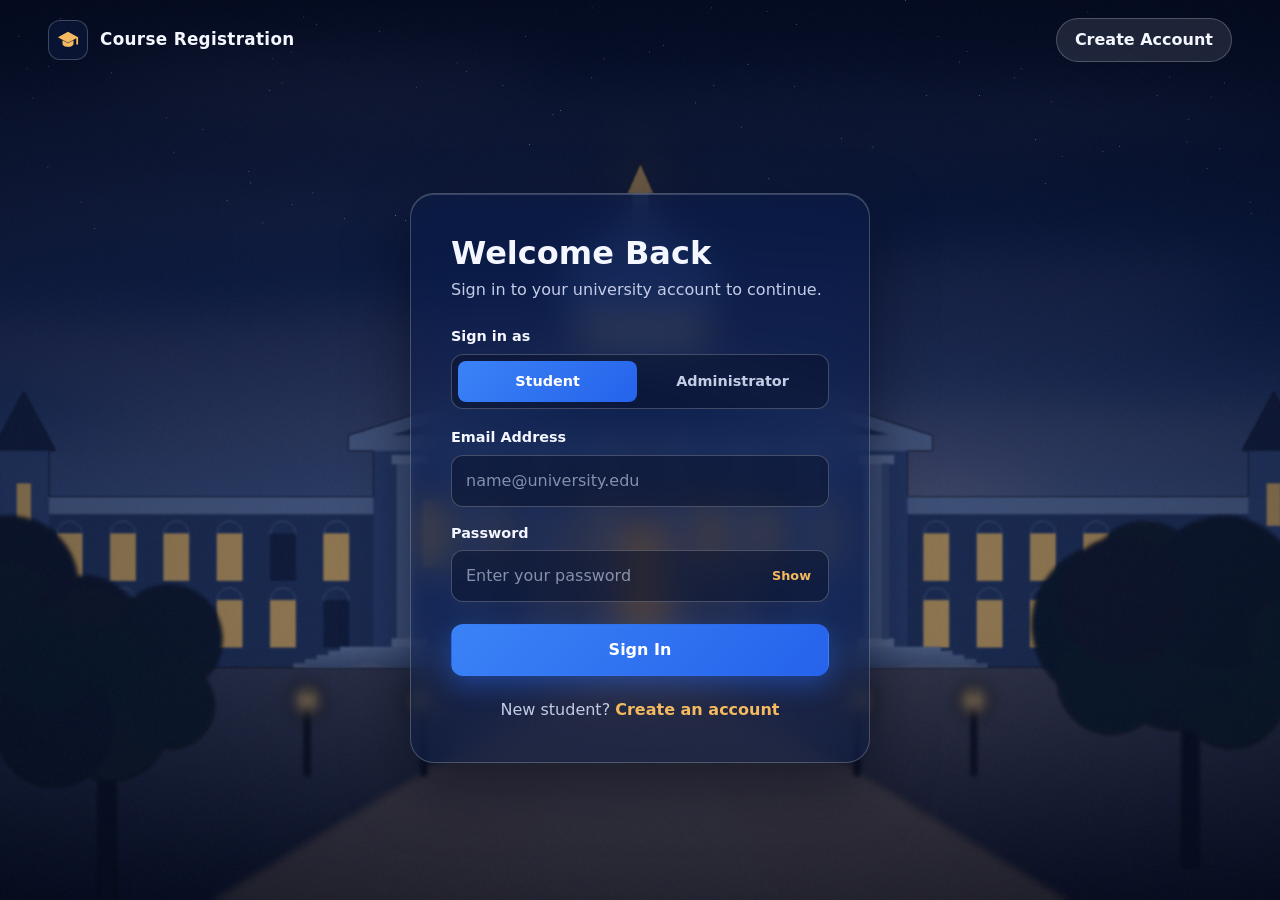
<file: index.html>
<!DOCTYPE html>
<html lang="en">
<head>
  <meta charset="UTF-8">
  <meta http-equiv="refresh" content="0; url=pages/login.html">
  <title>Student Course Registration System</title>
</head>
<body>
  <p>Redirecting to the <a href="pages/login.html">Login page</a>…</p>
</body>
</html>
</file>
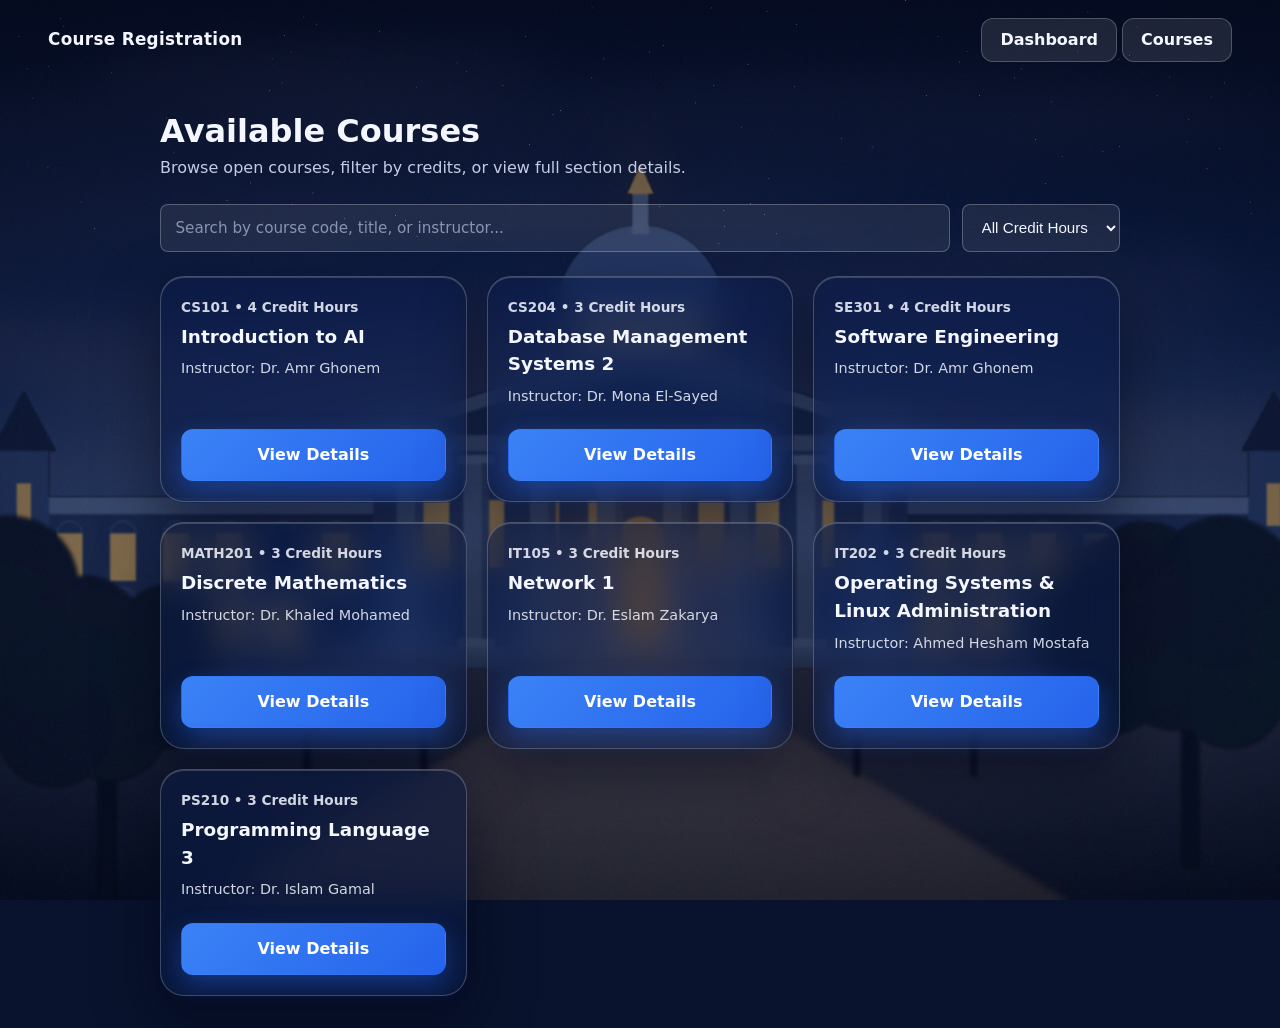
<file: pages/courses.html>
<!DOCTYPE html>
<html lang="en">
<head>
  <meta charset="UTF-8" />
  <meta name="viewport" content="width=device-width, initial-scale=1" />
  <title>Available Courses | Student Course Registration System</title>
  <link rel="stylesheet" href="../css/style.css" />
  <style>
    .courses-wrapper {
      width: 100%;
      max-width: 1000px;
      margin: 2rem auto;
      padding: 0 1.25rem;
    }
    .courses-header {
      margin-bottom: 1.5rem;
    }
    .search-filter-bar {
      display: flex;
      gap: 0.75rem;
      margin-bottom: 1.5rem;
      flex-wrap: wrap;
    }
    .search-filter-bar input,
    .search-filter-bar select {
      padding: 0.7rem 0.9rem;
      border-radius: 8px;
      border: 1px solid rgba(255, 255, 255, 0.25);
      background: rgba(255, 255, 255, 0.08);
      color: inherit;
      font-size: 0.95rem;
    }
    .search-filter-bar input {
      flex: 1;
      min-width: 240px;
    }
    .search-filter-bar select option {
      color: #111;
    }
    .course-grid {
      display: grid;
      grid-template-columns: repeat(auto-fill, minmax(280px, 1fr));
      gap: 1.25rem;
    }
    .course-card {
      padding: 1.25rem;
      display: flex;
      flex-direction: column;
      justify-content: space-between;
      gap: 1rem;
    }
    .course-code {
      font-size: 0.85rem;
      font-weight: 700;
      opacity: 0.85;
      margin-bottom: 0.35rem;
    }
    .course-title {
      font-size: 1.15rem;
      margin: 0 0 0.5rem;
    }
    .course-meta {
      font-size: 0.9rem;
      opacity: 0.85;
    }
    .modal-overlay {
      display: none;
      position: fixed;
      inset: 0;
      background: rgba(0, 0, 0, 0.65);
      justify-content: center;
      align-items: center;
      padding: 1rem;
      z-index: 1000;
    }
    .modal-box {
      width: 100%;
      max-width: 460px;
      padding: 1.75rem;
    }
    .modal-box h2 {
      margin-top: 0;
      margin-bottom: 1rem;
    }
    .detail-row {
      padding: 0.6rem 0;
      border-bottom: 1px solid rgba(255, 255, 255, 0.15);
      font-size: 0.95rem;
    }
    .modal-actions {
      margin-top: 1.25rem;
      display: flex;
      justify-content: flex-end;
    }
  </style>
</head>
<body class="auth-page">
  <header class="site-header">
    <a class="brand" href="dashboard.html">
      <span>Course Registration</span>
    </a>
    <nav aria-label="Primary">
      <a class="btn btn-ghost" href="dashboard.html">Dashboard</a>
      <a class="btn btn-ghost" href="courses.html">Courses</a>
    </nav>
  </header>

  <main class="courses-wrapper">
    <div class="courses-header">
      <h1>Available Courses</h1>
      <p class="card-subtitle">Browse open courses, filter by credits, or view full section details.</p>
    </div>

    <div class="search-filter-bar">
      <input
        type="text"
        id="searchInput"
        placeholder="Search by course code, title, or instructor..."
      />
      <select id="creditFilter" aria-label="Filter by credit hours">
        <option value="all">All Credit Hours</option>
        <option value="2">2 Credit Hours</option>
        <option value="3">3 Credit Hours</option>
        <option value="4">4 Credit Hours</option>
      </select>
    </div>

    <div id="courseList" class="course-grid"></div>
  </main>

  <div id="courseModal" class="modal-overlay">
    <div class="modal-box glass-card">
      <h2 id="modalTitle">Course Title</h2>
      <div class="detail-row"><strong>Course Code:</strong> <span id="modalCode"></span></div>
      <div class="detail-row"><strong>Instructor:</strong> <span id="modalInstructor"></span></div>
      <div class="detail-row"><strong>Credit Hours:</strong> <span id="modalCredits"></span></div>
      <div class="detail-row"><strong>Day / Time:</strong> <span id="modalSchedule"></span></div>
      <div class="detail-row"><strong>Seats:</strong> <span id="modalSeats"></span></div>
      <div class="modal-actions">
        <button type="button" class="btn btn-primary" id="closeModalBtn">Close</button>
      </div>
    </div>
  </div>

  <script src="../js/courses.js"></script>
</body>
</html>
</file>
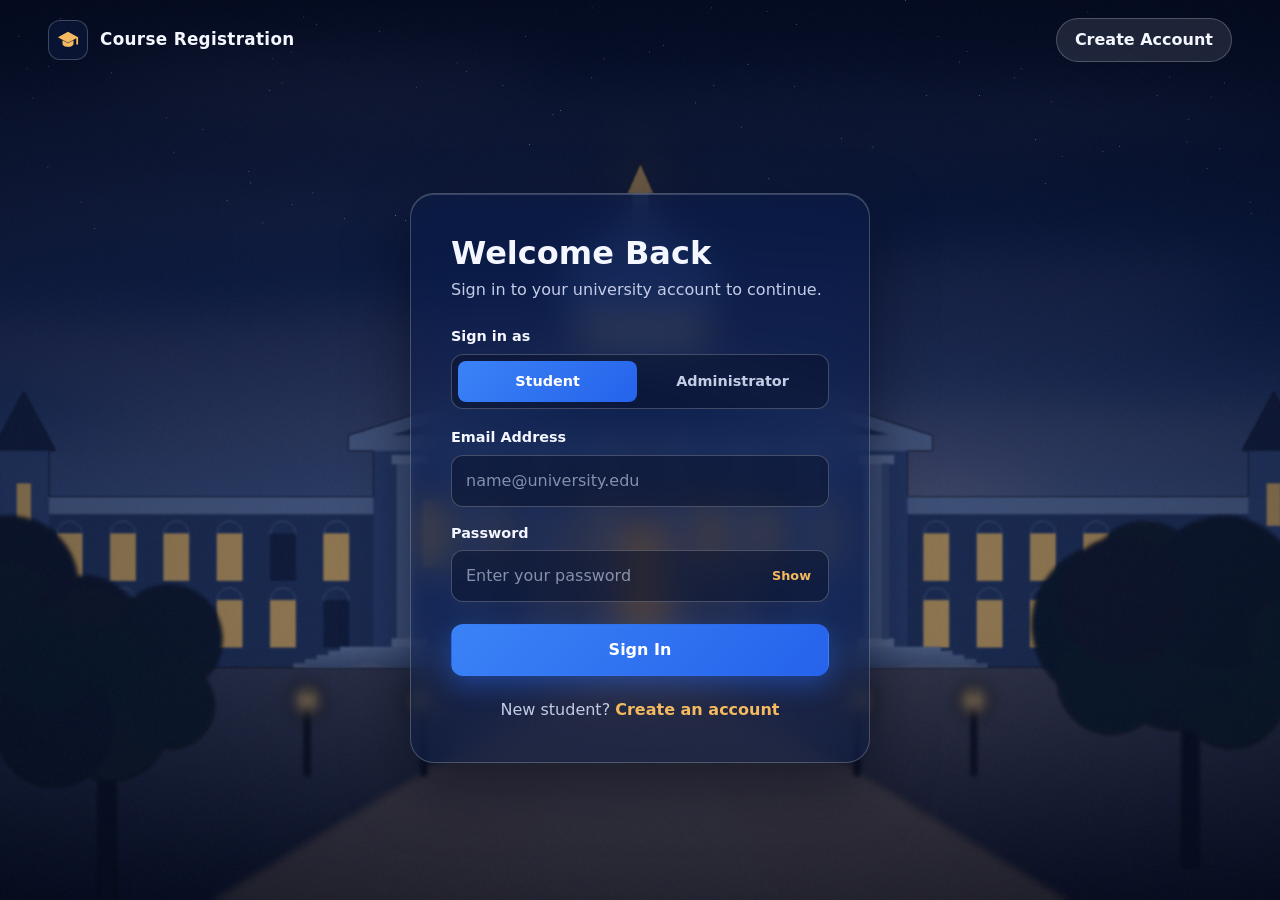
<file: pages/dashboard.html>
<!DOCTYPE html>
<html lang="en">
<head>
  <meta charset="UTF-8">
  <meta name="viewport" content="width=device-width, initial-scale=1">
  <title>Signed In | Student Course Registration System</title>
  <link rel="stylesheet" href="../css/style.css">
  <script src="../js/auth.js" defer></script>
</head>
<body class="auth-page">
  <header class="site-header">
    <a class="brand" href="dashboard.html">
      <svg class="brand-mark" viewBox="0 0 24 24" aria-hidden="true"><path d="M12 3 1 9l11 6 9-4.9V17h2V9L12 3Zm-6 9.2v4.1c0 1.7 2.7 3.2 6 3.2s6-1.5 6-3.2v-4.1l-6 3.3-6-3.3Z"/></svg>
      <span>Course Registration</span>
    </a>
    <nav aria-label="Primary">
      <button type="button" class="btn btn-ghost" data-action="logout">Logout</button>
    </nav>
  </header>

  <main class="auth-main">
    <section class="glass-card glass-card--center" aria-labelledby="welcome-title">
      <h1 id="welcome-title">Welcome, <span id="user-name">User</span></h1>
      <p class="card-subtitle">You are signed in as</p>
      <p class="role-badge" id="user-role">Student</p>
      <p class="card-note">This is a placeholder page that demonstrates the demo login and logout flow.</p>
      <button type="button" class="btn btn-primary" data-action="logout">Logout</button>
    </section>
  </main>
</body>
</html>
</file>
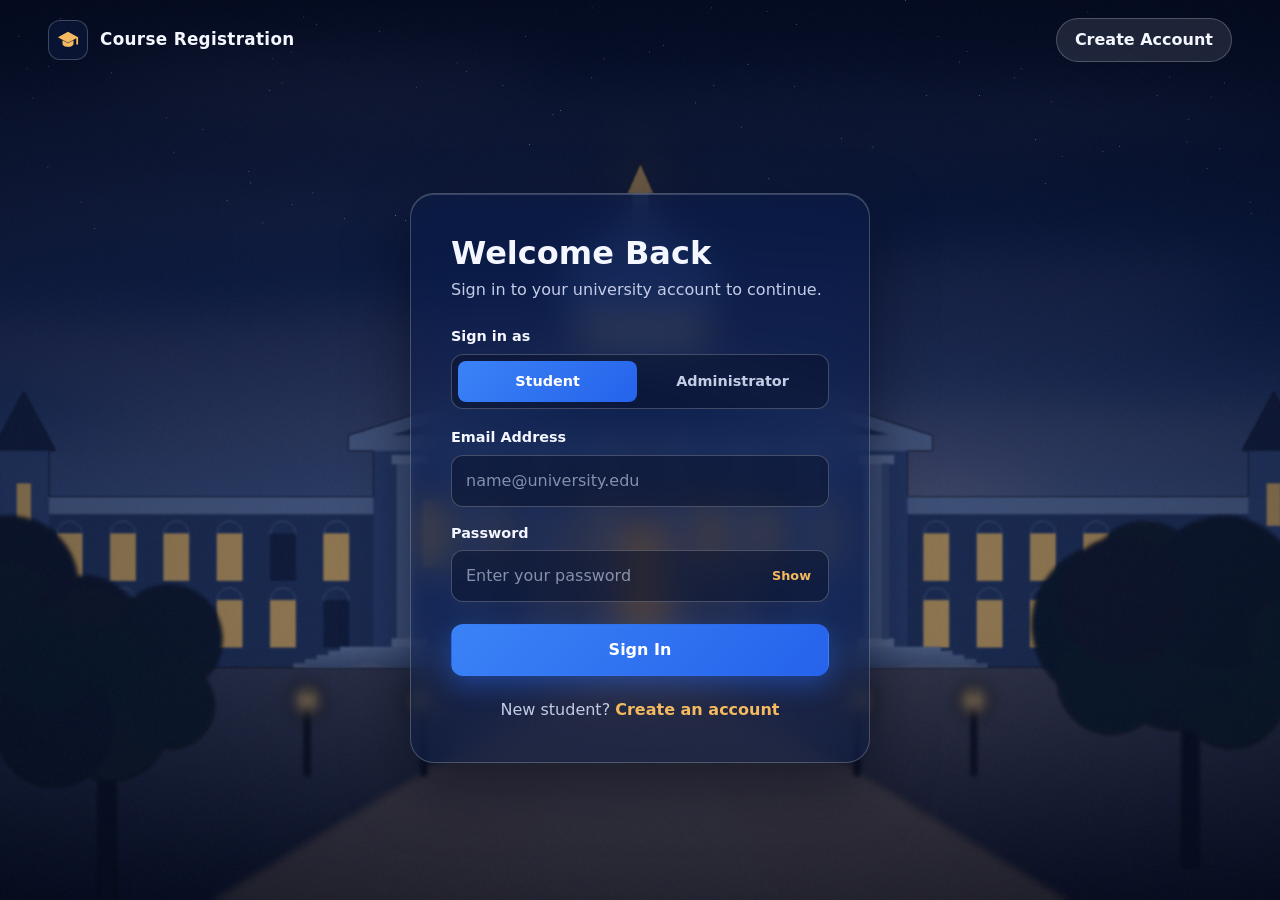
<file: pages/login.html>
<!DOCTYPE html>
<html lang="en">
<head>
  <meta charset="UTF-8">
  <meta name="viewport" content="width=device-width, initial-scale=1">
  <title>Sign In | Student Course Registration System</title>
  <link rel="stylesheet" href="../css/style.css">
  <script src="../js/auth.js" defer></script>
</head>
<body class="auth-page">
  <header class="site-header">
    <a class="brand" href="login.html">
      <svg class="brand-mark" viewBox="0 0 24 24" aria-hidden="true"><path d="M12 3 1 9l11 6 9-4.9V17h2V9L12 3Zm-6 9.2v4.1c0 1.7 2.7 3.2 6 3.2s6-1.5 6-3.2v-4.1l-6 3.3-6-3.3Z"/></svg>
      <span>Course Registration</span>
    </a>
    <nav aria-label="Primary">
      <a class="nav-link" href="signup.html">Create Account</a>
    </nav>
  </header>

  <main class="auth-main">
    <section class="glass-card" aria-labelledby="login-title">
      <h1 id="login-title">Welcome Back</h1>
      <p class="card-subtitle">Sign in to your university account to continue.</p>

      <form id="login-form" data-form="login" novalidate>
        <div class="form-message" role="alert" aria-live="polite" hidden></div>

        <fieldset class="role-selector">
          <legend>Sign in as</legend>
          <div class="role-options">
          <label class="role-option">
            <input type="radio" name="role" value="student" checked>
            <span>Student</span>
          </label>
          <label class="role-option">
            <input type="radio" name="role" value="administrator">
            <span>Administrator</span>
          </label>
          </div>
        </fieldset>

        <div class="form-field">
          <label for="email">Email Address</label>
          <input type="email" id="email" name="email" autocomplete="email" placeholder="name@university.edu" aria-describedby="email-error">
          <p class="field-error" id="email-error"></p>
        </div>

        <div class="form-field">
          <label for="password">Password</label>
          <div class="password-wrapper">
            <input type="password" id="password" name="password" autocomplete="current-password" placeholder="Enter your password" aria-describedby="password-error">
            <button type="button" class="toggle-password" data-target="password" aria-label="Show password">Show</button>
          </div>
          <p class="field-error" id="password-error"></p>
        </div>

        <button type="submit" class="btn btn-primary">Sign In</button>
      </form>

      <p class="card-footer">New student? <a href="signup.html">Create an account</a></p>
    </section>
  </main>
</body>
</html>
</file>
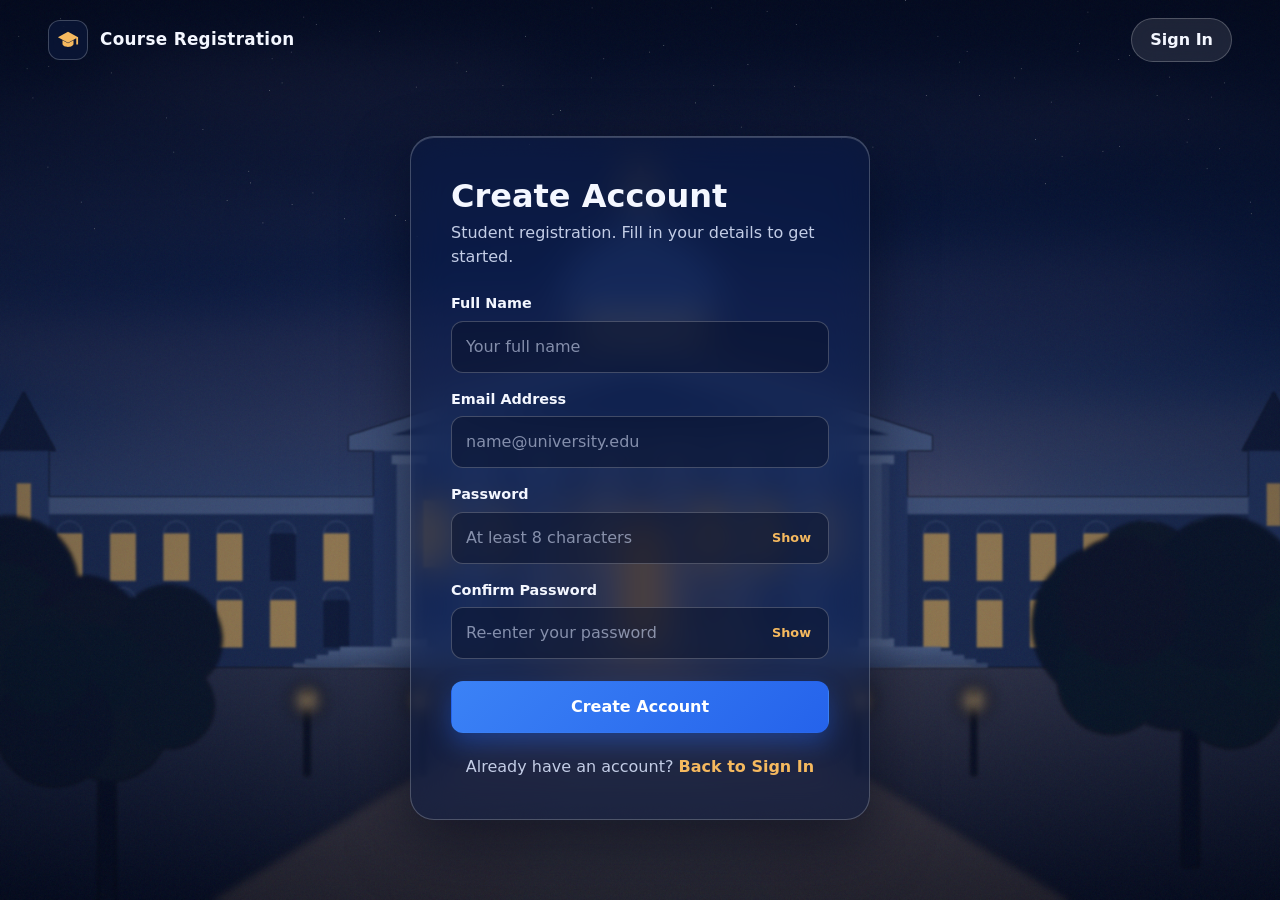
<file: pages/signup.html>
<!DOCTYPE html>
<html lang="en">
<head>
  <meta charset="UTF-8">
  <meta name="viewport" content="width=device-width, initial-scale=1">
  <title>Create Account | Student Course Registration System</title>
  <link rel="stylesheet" href="../css/style.css">
  <script src="../js/auth.js" defer></script>
</head>
<body class="auth-page">
  <header class="site-header">
    <a class="brand" href="login.html">
      <svg class="brand-mark" viewBox="0 0 24 24" aria-hidden="true"><path d="M12 3 1 9l11 6 9-4.9V17h2V9L12 3Zm-6 9.2v4.1c0 1.7 2.7 3.2 6 3.2s6-1.5 6-3.2v-4.1l-6 3.3-6-3.3Z"/></svg>
      <span>Course Registration</span>
    </a>
    <nav aria-label="Primary">
      <a class="nav-link" href="login.html">Sign In</a>
    </nav>
  </header>

  <main class="auth-main">
    <section class="glass-card" aria-labelledby="signup-title">
      <h1 id="signup-title">Create Account</h1>
      <p class="card-subtitle">Student registration. Fill in your details to get started.</p>

      <form id="signup-form" data-form="signup" novalidate>
        <div class="form-message" role="alert" aria-live="polite" hidden></div>

        <div class="form-field">
          <label for="full-name">Full Name</label>
          <input type="text" id="full-name" name="fullName" autocomplete="name" placeholder="Your full name" aria-describedby="full-name-error">
          <p class="field-error" id="full-name-error"></p>
        </div>

        <div class="form-field">
          <label for="email">Email Address</label>
          <input type="email" id="email" name="email" autocomplete="email" placeholder="name@university.edu" aria-describedby="email-error">
          <p class="field-error" id="email-error"></p>
        </div>

        <div class="form-field">
          <label for="password">Password</label>
          <div class="password-wrapper">
            <input type="password" id="password" name="password" autocomplete="new-password" placeholder="At least 8 characters" aria-describedby="password-error">
            <button type="button" class="toggle-password" data-target="password" aria-label="Show password">Show</button>
          </div>
          <p class="field-error" id="password-error"></p>
        </div>

        <div class="form-field">
          <label for="confirm-password">Confirm Password</label>
          <div class="password-wrapper">
            <input type="password" id="confirm-password" name="confirmPassword" autocomplete="new-password" placeholder="Re-enter your password" aria-describedby="confirm-password-error">
            <button type="button" class="toggle-password" data-target="confirm-password" aria-label="Show password">Show</button>
          </div>
          <p class="field-error" id="confirm-password-error"></p>
        </div>

        <button type="submit" class="btn btn-primary">Create Account</button>
      </form>

      <p class="card-footer">Already have an account? <a href="login.html">Back to Sign In</a></p>
    </section>
  </main>
</body>
</html>
</file>
<file: css/style.css>
:root {
  --navy-900: #0a1530;
  --navy-700: #14275a;
  --blue-500: #3b82f6;
  --blue-400: #5b9bff;
  --gold-400: #f5b95f;
  --text: #f4f7ff;
  --text-muted: #c3cde6;
  --glass-bg: rgba(14, 28, 66, 0.55);
  --glass-border: rgba(255, 255, 255, 0.22);
  --field-bg: rgba(8, 16, 40, 0.5);
  --error: #ff9aa2;
  --success: #8ff0b5;
  --radius-lg: 24px;
  --radius-md: 12px;
  --shadow: 0 24px 60px rgba(3, 8, 24, 0.55);
  --transition: 0.2s ease;
  --font: "Segoe UI", system-ui, -apple-system, "Helvetica Neue", Arial, sans-serif;
}

*, *::before, *::after { box-sizing: border-box; }

html, body { margin: 0; min-height: 100%; }

body {
  font-family: var(--font);
  color: var(--text);
  line-height: 1.5;
  overflow-x: hidden;
}

.auth-page {
  min-height: 100vh;
  display: flex;
  flex-direction: column;
  background:
    linear-gradient(180deg, rgba(6, 14, 38, 0.55), rgba(6, 14, 38, 0.35)),
    url("../assets/images/login-bg.png") center / cover no-repeat fixed;
  background-color: var(--navy-900);
}

a { color: var(--gold-400); text-decoration: none; font-weight: 600; }
a:hover { text-decoration: underline; }
a:focus-visible, button:focus-visible, input:focus-visible,
.role-option input:focus-visible + span {
  outline: 3px solid var(--blue-400);
  outline-offset: 2px;
}

/* Header */
.site-header {
  display: flex;
  align-items: center;
  justify-content: space-between;
  gap: 16px;
  padding: 18px clamp(16px, 4vw, 48px);
}

.brand {
  display: inline-flex;
  align-items: center;
  gap: 12px;
  color: var(--text);
  font-size: 1.05rem;
  font-weight: 700;
  letter-spacing: 0.02em;
}
.brand:hover { text-decoration: none; }

.brand-mark {
  width: 40px;
  height: 40px;
  padding: 8px;
  fill: var(--gold-400);
  background: var(--glass-bg);
  border: 1px solid var(--glass-border);
  border-radius: var(--radius-md);
  backdrop-filter: blur(10px);
  -webkit-backdrop-filter: blur(10px);
}

.nav-link {
  display: inline-block;
  padding: 9px 18px;
  color: var(--text);
  background: rgba(255, 255, 255, 0.1);
  border: 1px solid var(--glass-border);
  border-radius: 999px;
  backdrop-filter: blur(10px);
  -webkit-backdrop-filter: blur(10px);
  transition: background var(--transition);
}
.nav-link:hover { background: rgba(255, 255, 255, 0.2); text-decoration: none; }

/* Layout */
.auth-main {
  flex: 1;
  display: flex;
  align-items: center;
  justify-content: center;
  padding: 16px clamp(16px, 4vw, 48px) 40px;
}

/* Glass card */
.glass-card {
  width: 100%;
  max-width: 460px;
  padding: clamp(24px, 5vw, 40px);
  background: var(--glass-bg);
  border: 1px solid var(--glass-border);
  border-radius: var(--radius-lg);
  box-shadow: var(--shadow), inset 0 1px 0 rgba(255, 255, 255, 0.18);
  backdrop-filter: blur(18px) saturate(140%);
  -webkit-backdrop-filter: blur(18px) saturate(140%);
}
.glass-card--center { text-align: center; }

h1 { margin: 0 0 6px; font-size: clamp(1.6rem, 5vw, 2rem); line-height: 1.2; }
.card-subtitle { margin: 0 0 24px; color: var(--text-muted); }
.card-footer { margin: 22px 0 0; text-align: center; color: var(--text-muted); }

/* Form */
.form-field { margin-bottom: 16px; }
label, legend { display: block; margin-bottom: 6px; font-size: 0.9rem; font-weight: 600; color: var(--text); }

input[type="text"], input[type="email"], input[type="password"] {
  width: 100%;
  padding: 13px 14px;
  font: inherit;
  color: var(--text);
  background: var(--field-bg);
  border: 1px solid var(--glass-border);
  border-radius: var(--radius-md);
  transition: border-color var(--transition), box-shadow var(--transition);
}
input::placeholder { color: rgba(195, 205, 230, 0.65); }
input:focus { border-color: var(--blue-400); box-shadow: 0 0 0 3px rgba(91, 155, 255, 0.25); outline: none; }
input[aria-invalid="true"] { border-color: var(--error); }

.password-wrapper { position: relative; }
.password-wrapper input { padding-right: 74px; }
.toggle-password {
  position: absolute;
  top: 50%;
  right: 8px;
  transform: translateY(-50%);
  padding: 6px 10px;
  font: inherit;
  font-size: 0.8rem;
  font-weight: 600;
  color: var(--gold-400);
  background: transparent;
  border: 0;
  border-radius: 8px;
  cursor: pointer;
}
.toggle-password:hover { background: rgba(255, 255, 255, 0.1); }

.field-error { min-height: 0; margin: 6px 0 0; font-size: 0.85rem; color: var(--error); }
.field-error:empty { display: none; }

/* Role selector */
.role-selector { margin: 0 0 18px; padding: 0; border: 0; min-width: 0; }
.role-selector legend { padding: 0; }
.role-options {
  display: grid;
  grid-template-columns: 1fr 1fr;
  gap: 6px;
  padding: 6px;
  border: 1px solid var(--glass-border);
  border-radius: var(--radius-md);
  background: var(--field-bg);
}
.role-option { position: relative; margin: 0; }
.role-option input { position: absolute; opacity: 0; inset: 0; }
.role-option span {
  display: block;
  padding: 10px 8px;
  text-align: center;
  font-weight: 600;
  color: var(--text-muted);
  border-radius: 8px;
  cursor: pointer;
  transition: background var(--transition), color var(--transition);
}
.role-option input:checked + span { color: #fff; background: linear-gradient(135deg, var(--blue-500), #2563eb); }

/* Buttons */
.btn {
  display: inline-block;
  padding: 13px 22px;
  font: inherit;
  font-weight: 700;
  border: 1px solid transparent;
  border-radius: var(--radius-md);
  cursor: pointer;
  transition: transform var(--transition), box-shadow var(--transition), background var(--transition);
}
.btn-primary {
  width: 100%;
  margin-top: 6px;
  color: #fff;
  background: linear-gradient(135deg, var(--blue-500), #2563eb);
  box-shadow: 0 10px 24px rgba(37, 99, 235, 0.4);
}
.btn-primary:hover { transform: translateY(-1px); box-shadow: 0 14px 28px rgba(37, 99, 235, 0.5); }
.btn-primary:disabled { opacity: 0.7; cursor: default; transform: none; }
.btn-ghost { padding: 9px 18px; color: var(--text); background: rgba(255, 255, 255, 0.1); border-color: var(--glass-border); }
.btn-ghost:hover { background: rgba(255, 255, 255, 0.2); }

/* Messages */
.form-message { margin-bottom: 18px; padding: 12px 14px; font-size: 0.92rem; border-radius: var(--radius-md); border: 1px solid; }
.form-message[hidden] { display: none; }
.form-message.is-error { color: var(--error); background: rgba(255, 90, 105, 0.12); border-color: rgba(255, 154, 162, 0.5); }
.form-message.is-success { color: var(--success); background: rgba(70, 220, 130, 0.12); border-color: rgba(143, 240, 181, 0.5); }

/* Post-login placeholder */
.role-badge {
  display: inline-block;
  margin: 0 0 18px;
  padding: 6px 18px;
  font-weight: 700;
  color: var(--navy-900);
  background: var(--gold-400);
  border-radius: 999px;
}
.card-note { margin: 0 0 24px; color: var(--text-muted); font-size: 0.92rem; }

@media (max-width: 480px) {
  .brand span { font-size: 0.95rem; }
  .nav-link { padding: 8px 14px; font-size: 0.9rem; }
  .auth-main { align-items: flex-start; }
}

@media (prefers-reduced-motion: reduce) {
  * { transition: none !important; }
}
</file>
